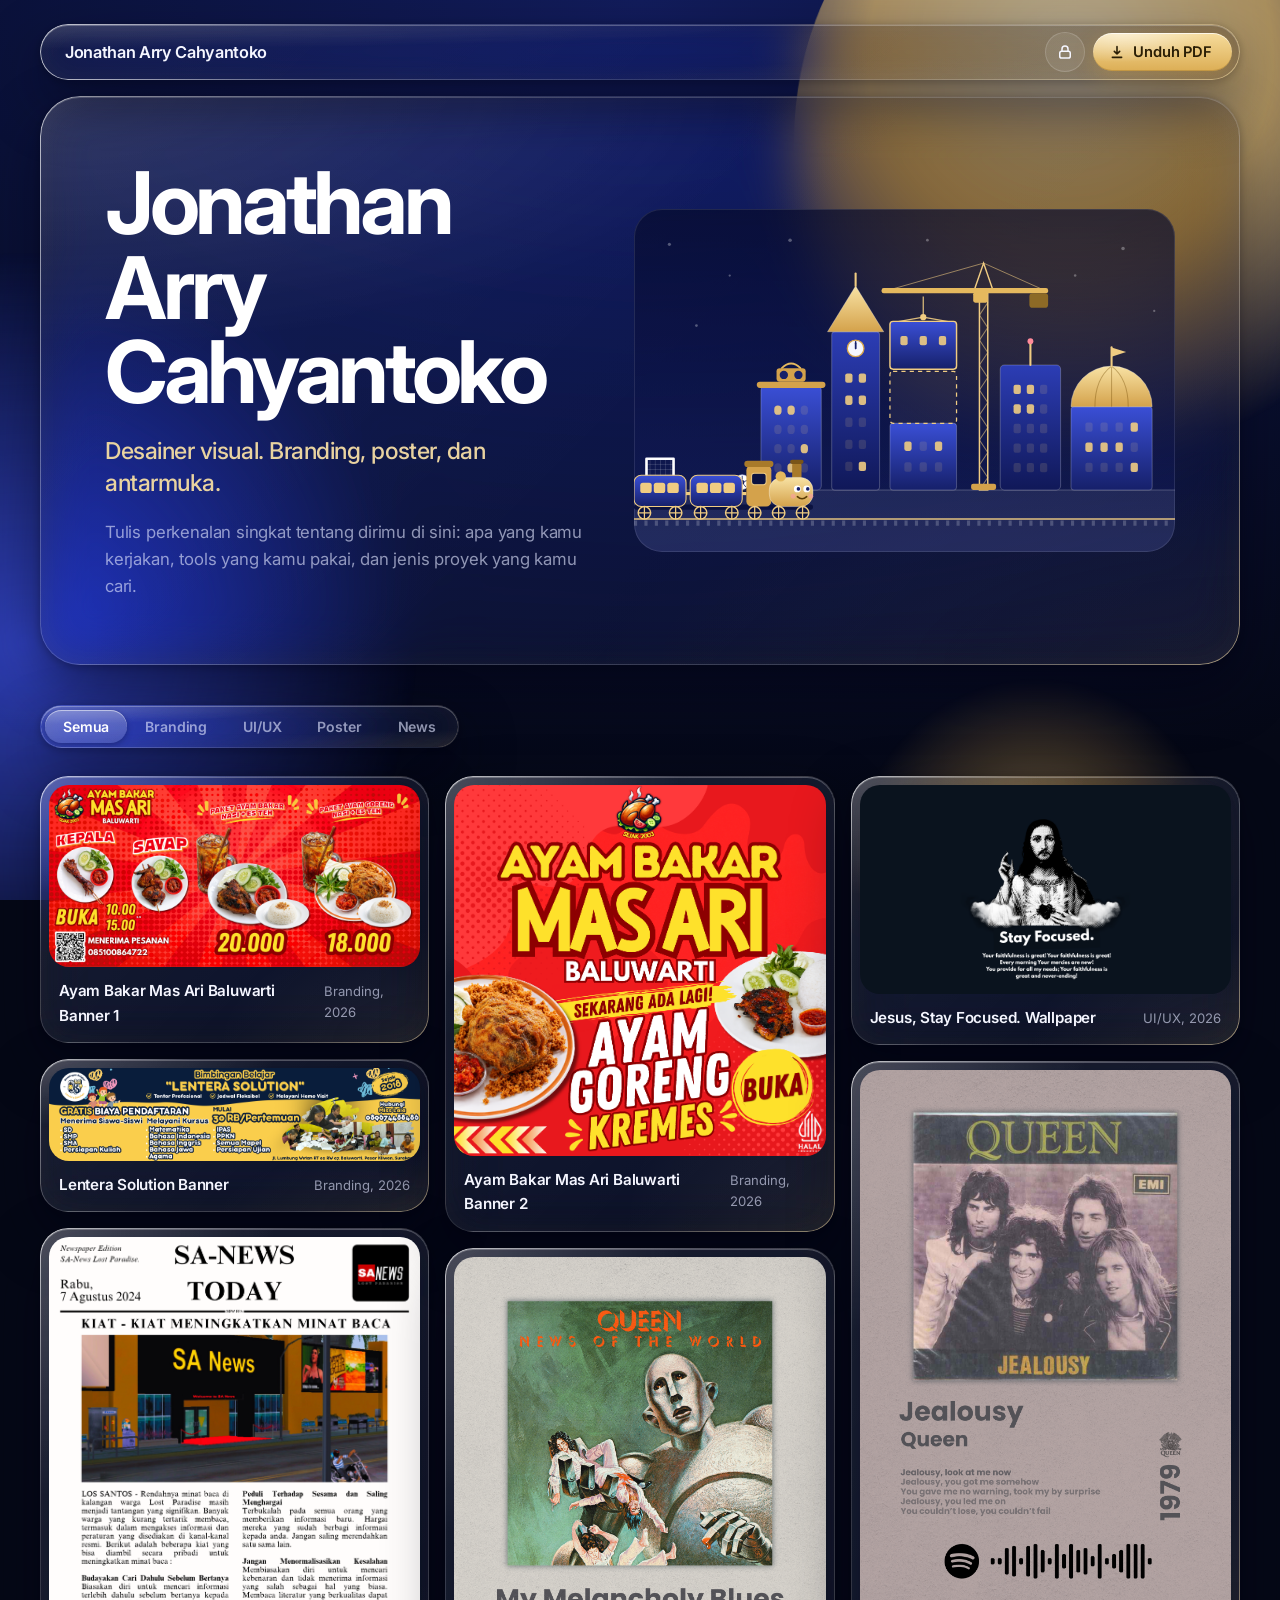
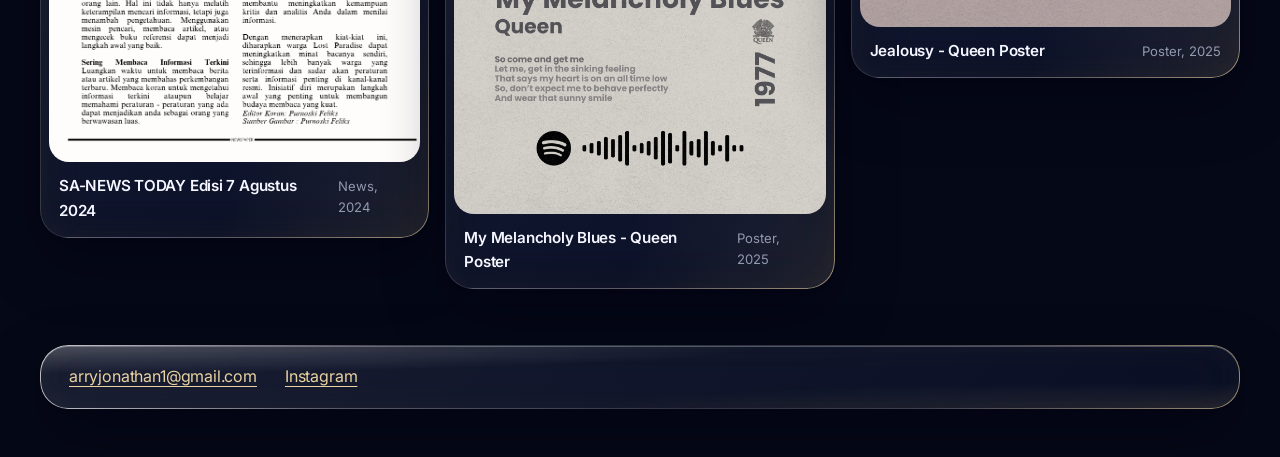
<file: index.html>
<!doctype html>
<html lang="id">
<head>
  <meta charset="utf-8">
  <meta name="viewport" content="width=device-width, initial-scale=1">
  <meta name="theme-color" content="#050816">
  <title>Portofolio</title>
  <meta name="description" content="Portofolio desain.">
  <link rel="preconnect" href="https://fonts.googleapis.com">
  <link rel="preconnect" href="https://fonts.gstatic.com" crossorigin>
  <!-- Di perangkat Apple dipakai font sistem (SF Pro). Inter jadi cadangan di Windows/Android. -->
  <link href="https://fonts.googleapis.com/css2?family=Inter:wght@400;500;600;700&display=swap" rel="stylesheet">
  <link rel="stylesheet" href="style.css">
</head>
<body>
  <!-- Latar: cahaya lembut yang bergerak pelan di belakang kaca -->
  <div class="bg" aria-hidden="true">
    <i class="orb o1"></i>
    <i class="orb o2"></i>
    <i class="orb o3"></i>
  </div>

  <header class="bar wrap">
    <div class="pill glass">
      <a class="brand" id="brand" href="#">Portofolio</a>
      <div class="pill-actions">
        <button id="admin-btn" class="icon-btn" type="button" aria-label="Masuk admin" title="Admin">
          <svg viewBox="0 0 24 24" fill="none" stroke="currentColor" stroke-width="2" stroke-linecap="round" stroke-linejoin="round" aria-hidden="true"><rect x="5" y="11" width="14" height="9" rx="2.5"/><path d="M8 11V8a4 4 0 0 1 8 0v3"/></svg>
        </button>
        <button id="pdf-btn" class="btn" type="button">
          <svg viewBox="0 0 24 24" fill="none" stroke="currentColor" stroke-width="2.4" stroke-linecap="round" stroke-linejoin="round" aria-hidden="true"><path d="M12 4v11m0 0l-4-4m4 4l4-4M5 20h14"/></svg>
          <span class="btn-label">Unduh PDF</span>
        </button>
      </div>
    </div>
  </header>

  <main class="wrap">
    <section class="hero glass">
      <div class="hero-text">
        <h1 id="site-name">Portofolio</h1>
        <p id="site-tagline" class="tagline"></p>
        <p id="site-about" class="about"></p>
      </div>

      <!-- Kota mini: crane membangun, kereta lewat, bola sepak, musik. Klik keretanya! -->
      <div class="scene" aria-hidden="true">
        <svg class="city" viewBox="0 0 520 330" focusable="false">
          <defs>
            <linearGradient id="gGold" x1="0" y1="0" x2="0" y2="1">
              <stop offset="0" stop-color="#f8e2a4"/><stop offset="1" stop-color="#d4a24b"/>
            </linearGradient>
            <linearGradient id="gBldA" x1="0" y1="0" x2="0" y2="1">
              <stop offset="0" stop-color="#3a4fd6"/><stop offset="1" stop-color="#16206a"/>
            </linearGradient>
            <linearGradient id="gBldB" x1="0" y1="0" x2="0" y2="1">
              <stop offset="0" stop-color="#2c3db5"/><stop offset="1" stop-color="#101858"/>
            </linearGradient>
            <pattern id="net" width="5" height="5" patternUnits="userSpaceOnUse">
              <path d="M5 0H0V5" fill="none" stroke="rgba(255,255,255,.4)" stroke-width=".6"/>
            </pattern>
            <clipPath id="craneClip"><rect x="0" y="84" width="520" height="190"/></clipPath>
          </defs>

          <!-- bintang -->
          <g class="stars">
            <circle cx="34" cy="34" r="1.5" style="--d:3.2s;--delay:-.4s"/>
            <circle cx="92" cy="64" r="1.1" style="--d:4.1s;--delay:-1.7s"/>
            <circle cx="150" cy="30" r="1.7" style="--d:3.6s;--delay:-2.2s"/>
            <circle cx="282" cy="30" r="1.3" style="--d:4.4s;--delay:-.9s"/>
            <circle cx="424" cy="64" r="1.2" style="--d:3.4s;--delay:-2.8s"/>
            <circle cx="470" cy="38" r="1.7" style="--d:4.8s;--delay:-1.1s"/>
            <circle cx="500" cy="98" r="1.1" style="--d:3.9s;--delay:-3.1s"/>
            <circle cx="60" cy="112" r="1.3" style="--d:4.2s;--delay:-.2s"/>
          </g>

          <!-- tanah -->
          <rect class="ground" x="0" y="270" width="520" height="60"/>
          <line class="ground-line" x1="0" y1="270" x2="520" y2="270"/>

          <!-- gedung 1: jendela lengkung, atap datar -->
          <rect class="bld a" x="122" y="170" width="58" height="100" rx="4" data-cols="3" data-rows="4" data-arch="1"/>
          <rect class="ledge" x="118" y="166" width="66" height="6" rx="3"/>

          <!-- gedung 2: menara jam beratap lancip -->
          <rect class="bld b" x="190" y="118" width="46" height="152" rx="3" data-cols="2" data-rows="5" data-pt="34"/>
          <polygon class="gold" points="186,118 213,74 240,118"/>
          <line class="gold-line" x1="213" y1="74" x2="213" y2="62"/>
          <circle class="clock-face" cx="213" cy="134" r="8"/>
          <line class="hand hand-h" x1="213" y1="134" x2="213" y2="129"/>
          <line class="hand hand-m" x1="213" y1="134" x2="213" y2="127.5"/>

          <!-- gedung 3: sedang dibangun -->
          <rect class="bld a" x="246" y="206" width="64" height="64" rx="3" data-cols="3" data-rows="2" data-pt="12"/>
          <rect class="slot" x="246" y="156" width="64" height="50" rx="3"/>
          <g class="floor">
            <rect class="bld a" x="246" y="156" width="64" height="50" rx="3"/>
            <rect class="win on" x="256" y="172" width="7" height="9" rx="2"/>
            <rect class="win on" x="274.5" y="172" width="7" height="9" rx="2"/>
            <rect class="win on" x="293" y="172" width="7" height="9" rx="2"/>
          </g>

          <!-- gedung 4: antena berkedip -->
          <rect class="bld b" x="352" y="150" width="58" height="120" rx="4" data-cols="3" data-rows="5"/>
          <line class="gold-line" x1="381" y1="150" x2="381" y2="130"/>
          <circle class="beacon" cx="381" cy="127" r="2.8"/>

          <!-- gedung 5: kubah dengan bendera -->
          <rect class="bld a" x="420" y="190" width="78" height="80" rx="3" data-cols="4" data-rows="3" data-pt="10"/>
          <path class="gold" d="M420 190A39 39 0 0 1 498 190Z"/>
          <path class="dome-rib" d="M459 151V190M459 151C447 160 443 176 443 190M459 151C471 160 475 176 475 190"/>
          <line class="gold-line" x1="459" y1="151" x2="459" y2="133"/>
          <polygon class="flag" points="459,133 473,137.5 459,142"/>

          <!-- jendela dibuat oleh app.js -->
          <g id="wins"></g>

          <!-- crane -->
          <g class="crane">
            <path id="lattice" class="lattice" d=""/>
            <rect class="mast" x="332" y="78" width="8" height="192"/>
            <rect class="crane-base" x="324" y="264" width="24" height="6" rx="2"/>
            <g class="jib">
              <polygon class="tower-top" points="327,78 336,52 345,78"/>
              <line class="tie" x1="336" y1="52" x2="248" y2="77"/>
              <line class="tie" x1="336" y1="52" x2="392" y2="77"/>
              <rect class="jib-arm" x="238" y="76" width="160" height="5" rx="2"/>
              <rect class="counter" x="380" y="81" width="18" height="14" rx="3"/>
              <rect class="crane-cab" x="326" y="80" width="14" height="10" rx="2"/>
            </g>
            <g clip-path="url(#craneClip)">
              <g class="hook">
                <line class="rope" x1="278" y1="-200" x2="278" y2="104"/>
                <line class="rope" x1="278" y1="104" x2="250" y2="109"/>
                <line class="rope" x1="278" y1="104" x2="306" y2="109"/>
                <circle class="hookdot" cx="278" cy="104" r="3"/>
                <g class="blk">
                  <rect class="blk-rect" x="246" y="108" width="64" height="46" rx="3"/>
                  <rect class="win on" x="256" y="122" width="7" height="9" rx="2"/>
                  <rect class="win on" x="274.5" y="122" width="7" height="9" rx="2"/>
                  <rect class="win on" x="293" y="122" width="7" height="9" rx="2"/>
                </g>
              </g>
            </g>
          </g>

          <!-- percikan "ta-da!" saat lantai terpasang -->
          <g transform="translate(246 156)"><path class="spark" style="animation-delay:0s" d="M0-5L1.4-1.4 5 0 1.4 1.4 0 5-1.4 1.4-5 0-1.4-1.4Z"/></g>
          <g transform="translate(310 156)"><path class="spark" style="animation-delay:.12s" d="M0-5L1.4-1.4 5 0 1.4 1.4 0 5-1.4 1.4-5 0-1.4-1.4Z"/></g>
          <g transform="translate(278 148)"><path class="spark" style="animation-delay:.24s" d="M0-6L1.7-1.7 6 0 1.7 1.7 0 6-1.7 1.7-6 0-1.7-1.7Z"/></g>

          <!-- gawang + bola sepak -->
          <rect class="net" x="12" y="240" width="26" height="30"/>
          <path class="goal-frame" d="M12 270V240H38V270"/>
          <ellipse class="ball-shadow" cx="104" cy="270" rx="7" ry="2.2"/>
          <g class="ball-x">
            <g class="ball-y">
              <g class="ball-spin">
                <circle class="ball" cx="104" cy="262.5" r="7"/>
                <polygon class="ball-patch" points="104,259.9 106.5,261.7 105.5,264.6 102.5,264.6 101.5,261.7"/>
                <path class="ball-seam" d="M104 259.9V256.4M106.5 261.7L109.8 260.6M105.5 264.6L107.6 267.4M102.5 264.6L100.4 267.4M101.5 261.7L98.2 260.6"/>
              </g>
            </g>
          </g>

          <!-- boombox di atap gedung 1 + nada musik -->
          <g class="boombox">
            <path class="box-handle" d="M142 153Q151 144 160 153"/>
            <rect class="box" x="137" y="153" width="28" height="13" rx="3"/>
            <circle class="spk" cx="144" cy="159.5" r="4"/>
            <circle class="spk" cx="158" cy="159.5" r="4" style="animation-delay:-.1s"/>
          </g>
          <g transform="translate(150 146)">
            <g class="note" style="--t:3.6s;--delay:0s;--dx:-16px">
              <ellipse cx="0" cy="0" rx="4.4" ry="3.3" transform="rotate(-22)"/>
              <path fill="none" d="M3.7-1.6V-17l7.5 2.6"/>
            </g>
          </g>
          <g transform="translate(152 146)">
            <g class="note" style="--t:3.9s;--delay:1.25s;--dx:12px">
              <ellipse cx="0" cy="0" rx="4" ry="3" transform="rotate(-22)"/>
              <ellipse cx="11" cy="-2" rx="4" ry="3" transform="rotate(-22 11 -2)"/>
              <path fill="none" d="M3.4-1.5V-16M14.4-3.5V-18M3.4-16L14.4-18"/>
            </g>
          </g>
          <g transform="translate(148 146)">
            <g class="note" style="--t:3.4s;--delay:2.4s;--dx:-6px">
              <ellipse cx="0" cy="0" rx="4.4" ry="3.3" transform="rotate(-22)"/>
              <path fill="none" d="M3.7-1.6V-17l7.5 2.6"/>
            </g>
          </g>

          <!-- rel kereta -->
          <line class="rail" x1="0" y1="298" x2="520" y2="298"/>
          <line class="sleepers" x1="0" y1="302" x2="520" y2="302"/>

          <!-- kereta berwajah lucu (klik untuk "Tuut!") -->
          <g transform="translate(0 298)">
            <g class="train">
              <rect class="chassis" x="0" y="-14" width="172" height="5" rx="2"/>

              <rect class="car" x="0" y="-42" width="50" height="30" rx="7"/>
              <rect class="cwin" x="6" y="-35" width="11" height="10" rx="2.5"/>
              <rect class="cwin" x="19" y="-35" width="11" height="10" rx="2.5"/>
              <rect class="cwin" x="32" y="-35" width="11" height="10" rx="2.5"/>

              <rect class="car" x="54" y="-42" width="50" height="30" rx="7"/>
              <rect class="cwin" x="60" y="-35" width="11" height="10" rx="2.5"/>
              <rect class="cwin" x="73" y="-35" width="11" height="10" rx="2.5"/>
              <rect class="cwin" x="86" y="-35" width="11" height="10" rx="2.5"/>

              <rect class="coupler" x="50" y="-26" width="4" height="3"/>
              <rect class="coupler" x="104" y="-26" width="4" height="3"/>

              <rect class="cabin" x="108" y="-52" width="24" height="40" rx="5"/>
              <rect class="cab-roof" x="106" y="-56" width="28" height="6" rx="3"/>
              <rect class="cab-win" x="113" y="-44" width="14" height="11" rx="2.5"/>

              <rect class="chimney" x="152" y="-54" width="9" height="16" rx="2"/>
              <rect class="chimney-cap" x="150" y="-57" width="13" height="4" rx="2"/>
              <rect class="boiler" x="130" y="-40" width="42" height="28" rx="12"/>
              <circle class="steam-dome" cx="141" cy="-41" r="5"/>

              <g class="eyes">
                <circle class="eye" cx="157" cy="-29" r="3.3"/>
                <circle class="eye" cx="166" cy="-29" r="3.3"/>
                <circle class="pupil" cx="158" cy="-29" r="1.7"/>
                <circle class="pupil" cx="167" cy="-29" r="1.7"/>
              </g>
              <circle class="cheek" cx="153" cy="-22" r="2.4"/>
              <circle class="cheek" cx="170" cy="-22" r="2.4"/>
              <path class="smile" d="M157 -21.5q4.5 4 9 0"/>

              <g transform="translate(10 -6)"><g class="wheel"><circle r="6"/><path d="M-6 0H6M0-6V6"/></g></g>
              <g transform="translate(40 -6)"><g class="wheel"><circle r="6"/><path d="M-6 0H6M0-6V6"/></g></g>
              <g transform="translate(64 -6)"><g class="wheel"><circle r="6"/><path d="M-6 0H6M0-6V6"/></g></g>
              <g transform="translate(94 -6)"><g class="wheel"><circle r="6"/><path d="M-6 0H6M0-6V6"/></g></g>
              <g transform="translate(116 -6)"><g class="wheel"><circle r="6"/><path d="M-6 0H6M0-6V6"/></g></g>
              <g transform="translate(139 -6)"><g class="wheel"><circle r="6"/><path d="M-6 0H6M0-6V6"/></g></g>
              <g transform="translate(162 -6)"><g class="wheel"><circle r="6"/><path d="M-6 0H6M0-6V6"/></g></g>

              <g transform="translate(156.5 -60)">
                <circle class="puff" r="4" style="--delay:0s"/>
                <circle class="puff" r="4" style="--delay:.8s"/>
                <circle class="puff" r="4" style="--delay:1.6s"/>
              </g>

              <g transform="translate(150 -72)">
                <g class="bubble">
                  <rect x="-26" y="-22" width="52" height="24" rx="12"/>
                  <path d="M-5 1.5L0 9 5 1.5Z"/>
                  <text x="0" y="-5.5" text-anchor="middle">Tuut!</text>
                </g>
              </g>
            </g>
          </g>
        </svg>
      </div>
    </section>

    <div id="filters" class="filters glass" role="group" aria-label="Filter kategori"></div>

    <section id="gallery" class="gallery" aria-live="polite"></section>

    <p id="empty" class="empty glass" hidden>
      Belum ada karya. Buka <a href="/admin/">/admin</a> untuk menambahkan karya pertamamu.
    </p>
  </main>

  <footer class="wrap">
    <div class="foot glass">
      <a id="contact-email" href="#"></a>
      <a id="contact-ig" href="#" target="_blank" rel="noopener"></a>
    </div>
  </footer>

  <dialog id="viewer" class="viewer" aria-label="Detail karya">
    <button class="v-close" type="button" aria-label="Tutup">
      <svg viewBox="0 0 24 24" fill="none" stroke="currentColor" stroke-width="2.4" stroke-linecap="round" aria-hidden="true"><path d="M6 6l12 12M18 6L6 18"/></svg>
    </button>
    <button class="v-nav v-prev" type="button" aria-label="Karya sebelumnya">
      <svg viewBox="0 0 24 24" fill="none" stroke="currentColor" stroke-width="2.4" stroke-linecap="round" stroke-linejoin="round" aria-hidden="true"><path d="M15 5l-7 7 7 7"/></svg>
    </button>
    <figure class="v-fig">
      <div class="v-frame glass">
        <img id="v-img" alt="">
      </div>
      <figcaption class="v-cap glass">
        <strong id="v-title"></strong>
        <span id="v-meta"></span>
        <p id="v-desc"></p>
      </figcaption>
    </figure>
    <button class="v-nav v-next" type="button" aria-label="Karya berikutnya">
      <svg viewBox="0 0 24 24" fill="none" stroke="currentColor" stroke-width="2.4" stroke-linecap="round" stroke-linejoin="round" aria-hidden="true"><path d="M9 5l7 7-7 7"/></svg>
    </button>
  </dialog>

  <!-- Pintu admin: pertanyaan trivia atau passkey 6 digit (diatur di content/gate.json) -->
  <dialog id="gate" class="gate" aria-labelledby="gate-title">
    <div class="gate-card glass">
      <button class="icon-btn gate-x" type="button" aria-label="Tutup">
        <svg viewBox="0 0 24 24" fill="none" stroke="currentColor" stroke-width="2.4" stroke-linecap="round" aria-hidden="true"><path d="M6 6l12 12M18 6L6 18"/></svg>
      </button>
      <div class="gate-icon">
        <svg viewBox="0 0 24 24" fill="none" stroke="currentColor" stroke-width="2" stroke-linecap="round" stroke-linejoin="round" aria-hidden="true">
          <rect x="5" y="11" width="14" height="9" rx="2.5"/>
          <path class="sh-closed" d="M8 11V8a4 4 0 0 1 8 0v3"/>
          <path class="sh-open" d="M8 11V8a4 4 0 0 1 7.5-2"/>
        </svg>
      </div>
      <h2 id="gate-title">Pintu admin</h2>
      <p id="gate-q" class="gate-q"></p>
      <form id="gate-form" class="gate-form" novalidate>
        <input id="gate-input" class="gate-input" type="text" autocomplete="off" autocapitalize="off" spellcheck="false" aria-label="Jawaban">
        <div id="gate-dots" class="dots" hidden>
          <span class="dot"></span><span class="dot"></span><span class="dot"></span><span class="dot"></span><span class="dot"></span><span class="dot"></span>
          <input id="gate-pin" class="pin-input" inputmode="numeric" pattern="[0-9]*" maxlength="6" autocomplete="off" aria-label="Passkey 6 digit">
        </div>
        <p id="gate-msg" class="gate-msg" role="alert"></p>
        <button id="gate-go" class="btn gate-go" type="submit">Buka</button>
      </form>
    </div>
  </dialog>

  <script src="gate.js"></script>
  <script src="app.js"></script>
</body>
</html>
</file>
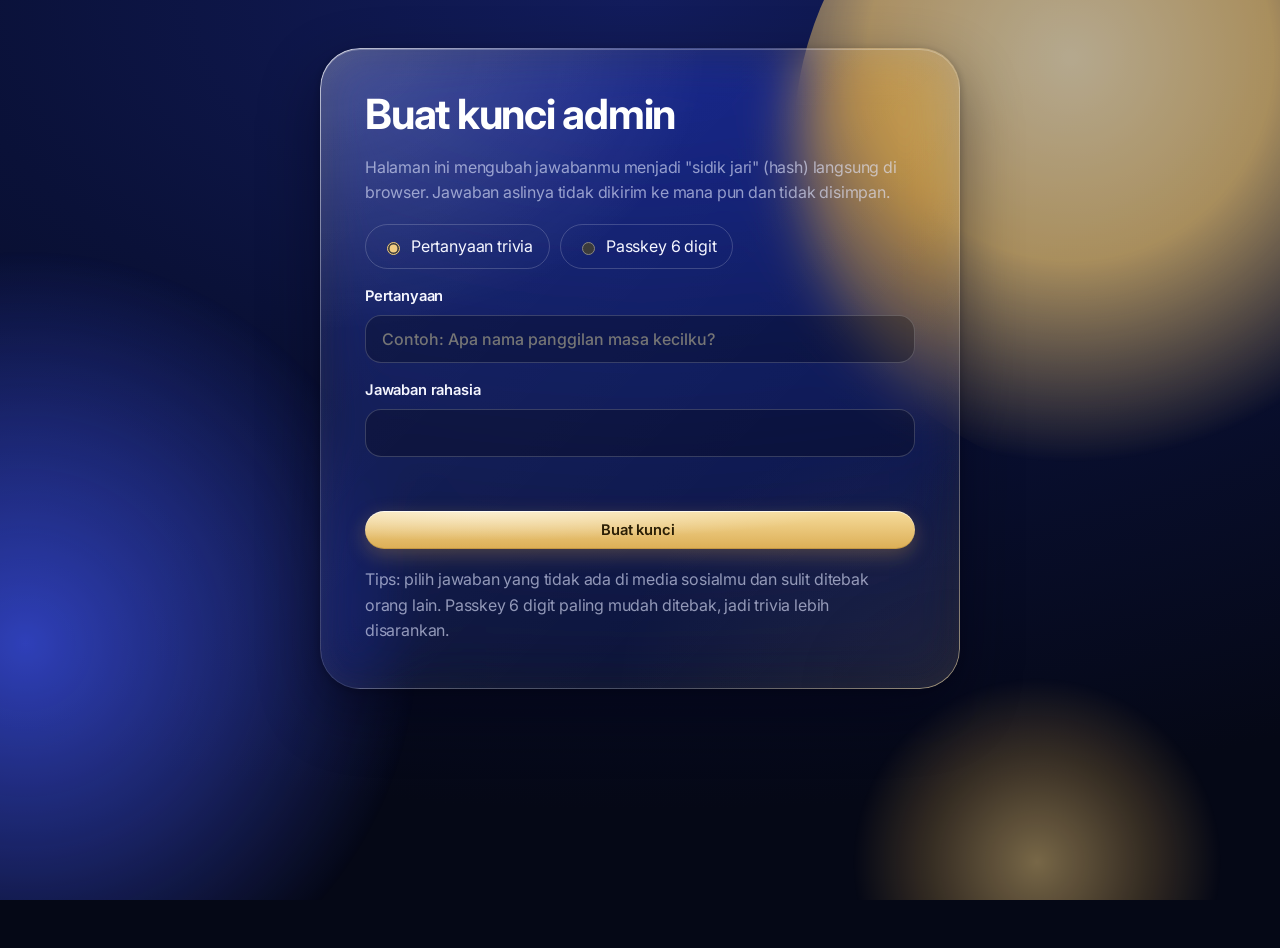
<file: kunci.html>
<!doctype html>
<html lang="id">
<head>
  <meta charset="utf-8">
  <meta name="viewport" content="width=device-width, initial-scale=1">
  <meta name="robots" content="noindex">
  <meta name="theme-color" content="#050816">
  <title>Buat kunci admin</title>
  <link rel="preconnect" href="https://fonts.googleapis.com">
  <link rel="preconnect" href="https://fonts.gstatic.com" crossorigin>
  <link href="https://fonts.googleapis.com/css2?family=Inter:wght@400;500;600;700&display=swap" rel="stylesheet">
  <link rel="stylesheet" href="style.css">
  <style>
    .tool { max-width: 640px; margin: 48px auto; padding: clamp(24px, 5vw, 44px); border-radius: var(--r-xl); display: grid; gap: 18px; }
    .tool h1 { font-size: clamp(1.8rem, 5vw, 2.6rem); line-height: 1.05; letter-spacing: -0.03em; }
    .tool p { margin: 0; color: var(--muted); }
    .modes { display: flex; flex-wrap: wrap; gap: 10px; border: 0; padding: 0; margin: 0; }
    .modes label { display: flex; align-items: center; gap: 8px; padding: 9px 16px; border: 1px solid rgba(255, 255, 255, 0.18); border-radius: 999px; cursor: pointer; }
    .modes input { accent-color: #f0cc82; }
    .field { display: grid; gap: 6px; font-weight: 600; font-size: 0.92rem; }
    .field input { padding: 13px 16px; border-radius: 16px; border: 1px solid rgba(255, 255, 255, 0.18); background: rgba(0, 0, 0, 0.25); color: var(--ink); font: 500 1rem var(--font); outline: none; }
    .field input:focus { border-color: var(--gold); box-shadow: 0 0 0 3px rgba(240, 204, 130, 0.25); }
    .tool .btn { justify-content: center; }
    .err { min-height: 1.4em; color: #ffb4bd; }
    pre { margin: 0; padding: 16px; border-radius: 16px; background: rgba(0, 0, 0, 0.35); border: 1px solid rgba(255, 255, 255, 0.12); overflow-x: auto; font-size: 0.82rem; line-height: 1.5; color: var(--gold-soft); white-space: pre-wrap; word-break: break-all; }
    ol { margin: 0; padding-left: 20px; color: var(--muted); display: grid; gap: 4px; }
  </style>
</head>
<body>
  <div class="bg" aria-hidden="true"><i class="orb o1"></i><i class="orb o2"></i><i class="orb o3"></i></div>

  <main class="wrap">
    <section class="tool glass">
      <h1>Buat kunci admin</h1>
      <p>Halaman ini mengubah jawabanmu menjadi "sidik jari" (hash) langsung di browser. Jawaban aslinya tidak dikirim ke mana pun dan tidak disimpan.</p>

      <form id="f" novalidate style="display:grid;gap:16px">
        <fieldset class="modes">
          <label><input type="radio" name="mode" value="trivia" checked> Pertanyaan trivia</label>
          <label><input type="radio" name="mode" value="pin"> Passkey 6 digit</label>
        </fieldset>

        <label class="field" id="q-field">Pertanyaan
          <input id="q" type="text" autocomplete="off" placeholder="Contoh: Apa nama panggilan masa kecilku?">
        </label>

        <label class="field"><span id="a-label">Jawaban rahasia</span>
          <input id="a" type="text" autocomplete="off" autocapitalize="off" spellcheck="false">
        </label>

        <p id="msg" class="err" role="alert"></p>
        <button id="make" class="btn" type="submit">Buat kunci</button>
      </form>

      <div id="out" hidden style="display:grid;gap:14px">
        <ol>
          <li>Salin hasil di bawah.</li>
          <li>Buka <b>content/gate.json</b> di VS Code, ganti seluruh isinya dengan hasil ini, lalu simpan.</li>
          <li>Commit dan push. Kunci baru aktif setelah website ter-update.</li>
        </ol>
        <pre id="json"></pre>
        <button id="copy" class="btn" type="button">Salin hasil</button>
      </div>

      <p>Tips: pilih jawaban yang tidak ada di media sosialmu dan sulit ditebak orang lain. Passkey 6 digit paling mudah ditebak, jadi trivia lebih disarankan.</p>
    </section>
  </main>

  <script src="gate.js"></script>
  <script>
    (() => {
      const $ = (s) => document.querySelector(s);
      const f = $("#f");
      const mode = () => f.elements.mode.value;

      function sync() {
        const pin = mode() === "pin";
        $("#q-field").hidden = pin;
        $("#a-label").textContent = pin ? "Passkey (tepat 6 angka)" : "Jawaban rahasia";
        $("#a").inputMode = pin ? "numeric" : "text";
        $("#a").maxLength = pin ? 6 : 200;
        $("#a").value = "";
      }
      // Hanya pilihan mode (radio) yang mengatur ulang form, bukan kolom teksnya.
      f.querySelectorAll('input[name="mode"]').forEach((r) => r.addEventListener("change", sync));
      sync();

      f.addEventListener("submit", async (e) => {
        e.preventDefault();
        const msg = $("#msg");
        msg.textContent = "";
        $("#out").hidden = true;

        if (!Gate.supported) {
          msg.textContent = "Halaman ini butuh https atau localhost (misalnya lewat Live Server).";
          return;
        }

        const m = mode();
        const answer = $("#a").value;
        const question = $("#q").value.trim();

        if (m === "pin") {
          if (!/^\d{6}$/.test(answer.trim())) {
            msg.textContent = "Passkey harus tepat 6 angka.";
            return;
          }
        } else {
          if (!question) {
            msg.textContent = "Tulis pertanyaannya dulu.";
            return;
          }
          if (Gate.normalize("trivia", answer).length < 3) {
            msg.textContent = "Jawaban terlalu pendek (minimal 3 huruf atau angka).";
            return;
          }
        }

        const btn = $("#make");
        btn.disabled = true;
        btn.textContent = "Membuat...";
        try {
          const cfg = await Gate.create(m, m === "pin" ? "Masukkan passkey 6 digit." : question, answer);
          $("#json").textContent = JSON.stringify(cfg, null, 2);
          $("#out").hidden = false;
          $("#out").scrollIntoView({ block: "nearest", behavior: "smooth" });
        } catch (err) {
          msg.textContent = "Gagal membuat kunci: " + err.message;
        } finally {
          btn.disabled = false;
          btn.textContent = "Buat kunci";
        }
      });

      $("#copy").addEventListener("click", async () => {
        const btn = $("#copy");
        try {
          await navigator.clipboard.writeText($("#json").textContent);
          btn.textContent = "Tersalin";
        } catch (err) {
          btn.textContent = "Salin manual dari kotak di atas";
        }
        setTimeout(() => { btn.textContent = "Salin hasil"; }, 2000);
      });
    })();
  </script>
</body>
</html>
</file>
<file: style.css>
/* ==========================================================
   Tema: kaca ala Apple. Midnight blue + champagne gold.
   - Kaca: blur + saturasi, tepi berkilau (rim) di kiri atas dan
     kanan bawah, sudut membulat konsentris.
   - Emas hanya untuk aksi utama dan sentuhan kecil, supaya elegan.
   ========================================================== */

:root {
  --night: #050816;

  --gold: #f0cc82;
  --gold-soft: #e9d3a0;
  --gold-ink: #2a1e05;

  --ink: #f5f6ff;
  --muted: rgba(226, 231, 255, 0.62);

  --font: -apple-system, BlinkMacSystemFont, "SF Pro Display", "SF Pro Text",
          "Inter", "Segoe UI", system-ui, sans-serif;

  /* Sudut konsentris: radius luar = radius dalam + padding */
  --r-xl: 40px;
  --r-lg: 28px;
  --r-md: 20px;
  --gap: 16px;

  --glass-fill:
    radial-gradient(110% 80% at 0% 0%, rgba(255, 255, 255, 0.2), rgba(255, 255, 255, 0) 55%),
    radial-gradient(90% 70% at 100% 100%, rgba(240, 204, 130, 0.09), rgba(240, 204, 130, 0) 60%),
    linear-gradient(135deg, rgba(255, 255, 255, 0.09), rgba(255, 255, 255, 0.03));
  --glass-shadow:
    0 24px 60px rgba(0, 2, 20, 0.45),
    0 2px 8px rgba(0, 2, 20, 0.25),
    inset 0 1px 0 rgba(255, 255, 255, 0.26),
    inset 0 0 30px rgba(255, 255, 255, 0.035);

  color-scheme: dark;
}

* { box-sizing: border-box; }

[hidden] { display: none !important; }

html { -webkit-text-size-adjust: 100%; }

body {
  margin: 0;
  min-height: 100vh;
  background: var(--night);
  color: var(--ink);
  font: 400 1rem/1.6 var(--font);
  letter-spacing: -0.011em;
  -webkit-font-smoothing: antialiased;
  overflow-x: hidden;
}

::selection { background: var(--gold); color: var(--gold-ink); }

a { color: var(--gold-soft); text-underline-offset: 4px; }

:focus-visible {
  outline: 3px solid var(--gold);
  outline-offset: 3px;
}

.wrap {
  width: 100%;
  max-width: 1240px;
  margin: 0 auto;
  padding: 0 20px;
}

/* ---------- Latar ---------- */
.bg {
  position: fixed;
  inset: 0;
  z-index: -1;
  overflow: hidden;
  background: radial-gradient(120% 90% at 50% 0%, #121c5c 0%, #0a1138 45%, #050816 100%);
}

.orb {
  position: absolute;
  display: block;
  border-radius: 50%;
  will-change: transform;
}

.o1 {
  width: 54vmax;
  height: 54vmax;
  right: -16vmax;
  top: -16vmax;
  background: radial-gradient(circle at 40% 38%, #f8e4ac 0%, #e8c06c 34%, rgba(214, 160, 60, 0) 68%);
  opacity: 0.72;
  animation: drift-a 52s ease-in-out infinite alternate;
}

.o2 {
  width: 64vmax;
  height: 64vmax;
  left: -30vmax;
  top: 26vh;
  background: radial-gradient(circle, #3a4ee0 0%, rgba(58, 78, 224, 0.5) 36%, rgba(58, 78, 224, 0) 68%);
  opacity: 0.8;
  animation: drift-b 64s ease-in-out infinite alternate;
}

.o3 {
  width: 30vmax;
  height: 30vmax;
  right: 4vmax;
  bottom: -12vmax;
  background: radial-gradient(circle, #ecc779 0%, rgba(220, 170, 80, 0.45) 40%, rgba(220, 170, 80, 0) 68%);
  opacity: 0.5;
  animation: drift-a 58s ease-in-out infinite alternate-reverse;
}

@keyframes drift-a {
  to { transform: translate3d(-6vmax, 5vmax, 0) scale(1.07); }
}

@keyframes drift-b {
  to { transform: translate3d(7vmax, -4vmax, 0) scale(1.05); }
}

/* ---------- Kaca ---------- */
.glass,
.card,
.v-nav,
.v-close {
  position: relative;
  background: var(--glass-fill);
  border: 1px solid rgba(255, 255, 255, 0.08);
  box-shadow: var(--glass-shadow);
  -webkit-backdrop-filter: blur(26px) saturate(180%);
  backdrop-filter: blur(26px) saturate(180%);
}

/* Tepi berkilau: terang di kiri atas, hangat keemasan di kanan bawah */
.glass::before,
.card::before,
.v-nav::before,
.v-close::before {
  content: "";
  position: absolute;
  inset: -1px;
  padding: 1px;
  border-radius: inherit;
  pointer-events: none;
  background: linear-gradient(
    135deg,
    rgba(255, 255, 255, 0.75) 0%,
    rgba(255, 255, 255, 0.12) 28%,
    rgba(255, 255, 255, 0.04) 55%,
    rgba(255, 255, 255, 0.12) 75%,
    rgba(255, 228, 165, 0.55) 100%
  );
  -webkit-mask: linear-gradient(#000 0 0) content-box, linear-gradient(#000 0 0);
  -webkit-mask-composite: xor;
  mask: linear-gradient(#000 0 0) content-box, linear-gradient(#000 0 0);
  mask-composite: exclude;
}

/* ---------- Bilah atas ---------- */
.bar {
  position: sticky;
  top: 12px;
  z-index: 20;
  padding-top: 12px;
}

.pill {
  display: flex;
  align-items: center;
  justify-content: space-between;
  gap: 16px;
  padding: 7px 7px 7px 24px;
  border-radius: 999px;
  background: linear-gradient(rgba(5, 8, 34, 0.3), rgba(5, 8, 34, 0.3)), var(--glass-fill);
}

.brand {
  min-width: 0;
  overflow: hidden;
  text-overflow: ellipsis;
  white-space: nowrap;
  font-weight: 600;
  font-size: 1.02rem;
  letter-spacing: -0.02em;
  color: var(--ink);
  text-decoration: none;
}

.btn {
  display: inline-flex;
  align-items: center;
  gap: 8px;
  flex: none;
  padding: 10px 20px 10px 16px;
  border: 0;
  border-radius: 999px;
  font: 600 0.92rem var(--font);
  letter-spacing: -0.01em;
  color: var(--gold-ink);
  cursor: pointer;
  background:
    radial-gradient(120% 140% at 20% 0%, rgba(255, 255, 255, 0.55), rgba(255, 255, 255, 0) 55%),
    linear-gradient(180deg, #f6dc9c, #dcae55);
  box-shadow:
    inset 0 1px 0 rgba(255, 255, 255, 0.75),
    inset 0 -1px 0 rgba(120, 80, 10, 0.25),
    0 6px 20px rgba(214, 163, 70, 0.3);
  transition: transform 0.15s, filter 0.15s;
}

.btn svg { width: 16px; height: 16px; flex: none; }
.btn:hover { filter: brightness(1.05); }
.btn:hover svg { animation: bob 0.7s ease-in-out infinite; }
@keyframes bob { 50% { transform: translateY(2.5px); } }
.btn:active { transform: scale(0.97); }
.btn:disabled { opacity: 0.7; cursor: progress; transform: none; }

/* ---------- Hero ---------- */
.hero {
  display: grid;
  gap: 32px;
  margin-top: 28px;
  padding: clamp(24px, 5vw, 64px);
  border-radius: var(--r-xl);
  /* lapisan gelap tipis supaya teks tetap terbaca di atas cahaya emas */
  background: linear-gradient(rgba(5, 8, 34, 0.3), rgba(5, 8, 34, 0.3)), var(--glass-fill);
}

h1 {
  margin: 0;
  font-weight: 700;
  font-size: clamp(2.8rem, 7.4vw, 5.4rem);
  line-height: 0.98;
  letter-spacing: -0.05em;
  color: #fff;
  overflow-wrap: anywhere;
  text-wrap: balance;
}

.tagline {
  margin: 0;
  max-width: 36ch;
  font-size: clamp(1.1rem, 2.4vw, 1.45rem);
  font-weight: 500;
  line-height: 1.38;
  letter-spacing: -0.02em;
  color: var(--gold-soft);
}

.about {
  margin: 0;
  max-width: 58ch;
  font-size: 1.05rem;
  color: var(--muted);
}

.hero-text {
  display: grid;
  gap: 20px;
  align-content: center;
  min-width: 0;
}

.scene { min-width: 0; }

@media (min-width: 900px) {
  .hero {
    grid-template-columns: minmax(0, 1fr) minmax(0, 1.08fr);
    align-items: center;
    gap: 28px;
  }
}

/* ==========================================================
   Kota mini (animasi di hero)
   Semua gerak berputar dalam siklus yang panjang dan pelan,
   supaya terasa lucu tapi tidak mengganggu.
   ========================================================== */
.city {
  display: block;
  width: 100%;
  height: auto;
  border-radius: var(--r-lg);
  background: linear-gradient(180deg, rgba(6, 10, 44, 0.7), rgba(24, 36, 120, 0.35));
  box-shadow: inset 0 0 0 1px rgba(255, 255, 255, 0.1);
}

.city.paused * { animation-play-state: paused !important; }

.city .stars circle {
  fill: #fff;
  opacity: 0.3;
  animation: star var(--d, 3s) ease-in-out var(--delay, 0s) infinite;
}

.city .ground { fill: rgba(255, 255, 255, 0.07); }
.city .ground-line { stroke: rgba(255, 255, 255, 0.22); stroke-width: 1; }

.city .bld { stroke: rgba(255, 255, 255, 0.22); stroke-width: 1; }
.city .bld.a { fill: url(#gBldA); }
.city .bld.b { fill: url(#gBldB); }
.city .ledge { fill: #d4a24b; }
.city .gold { fill: url(#gGold); stroke: rgba(255, 255, 255, 0.35); stroke-width: 0.8; }
.city .gold-line { stroke: var(--gold); stroke-width: 2; stroke-linecap: round; }
.city .dome-rib { fill: none; stroke: rgba(120, 80, 10, 0.4); stroke-width: 1; }

.city .win { fill: var(--gold); opacity: 0.14; }
.city .win.on { opacity: 0.9; }
.city .win.tw { animation: twinkle var(--d, 4s) ease-in-out var(--delay, 0s) infinite; }

.city .clock-face { fill: #f5f6ff; stroke: #d4a24b; stroke-width: 1.2; }
.city .hand { stroke: #16206a; stroke-width: 1.4; stroke-linecap: round; transform-box: view-box; transform-origin: 213px 134px; }
.city .hand-m { animation: spin 8s linear infinite; }
.city .hand-h { animation: spin 96s linear infinite; }

.city .beacon { fill: #ff8a9a; animation: blink 1.6s ease-in-out infinite; }
.city .flag { fill: var(--gold); transform-box: view-box; transform-origin: 459px 137.5px; animation: wave 1.4s ease-in-out infinite alternate; }

/* Crane membangun satu lantai: turun, pasang, naik lagi (siklus 9 dtk) */
.city .slot {
  fill: rgba(240, 204, 130, 0.06);
  stroke: var(--gold);
  stroke-width: 1.2;
  stroke-dasharray: 4 4;
  animation: march 1.2s linear infinite;
}
.city .floor { opacity: 0; animation: floorShow 9s ease-in-out infinite; }

.city .lattice { fill: none; stroke: rgba(240, 204, 130, 0.55); stroke-width: 1; }
.city .mast { fill: none; stroke: var(--gold); stroke-width: 1.4; }
.city .crane-base { fill: #d4a24b; }
.city .tower-top { fill: none; stroke: var(--gold); stroke-width: 1.4; }
.city .tie { stroke: rgba(240, 204, 130, 0.6); stroke-width: 0.9; }
.city .jib-arm,
.city .crane-cab { fill: #e5b95e; }
.city .counter { fill: #8d6a26; }
.city .jib { transform-box: view-box; transform-origin: 336px 78px; animation: sway 6s ease-in-out infinite alternate; }

.city .rope { stroke: rgba(240, 204, 130, 0.9); stroke-width: 1.2; }
.city .hookdot { fill: var(--gold); }
.city .blk-rect { fill: url(#gBldA); stroke: var(--gold); stroke-width: 1.4; }
.city .hook { animation: lift 9s ease-in-out infinite; }
.city .blk { animation: blkShow 9s linear infinite; }

.city .spark {
  fill: var(--gold);
  opacity: 0;
  transform-box: fill-box;
  transform-origin: center;
  animation: spark 9s ease-out infinite;
}

/* Sepak bola */
.city .net { fill: url(#net); animation: netHit 4.8s linear infinite; }
.city .goal-frame { fill: none; stroke: #fff; stroke-width: 2.5; stroke-linejoin: round; }
.city .ball { fill: #fff; stroke: #cdd5ff; stroke-width: 0.6; }
.city .ball-patch { fill: #1b2260; }
.city .ball-seam { stroke: #1b2260; stroke-width: 0.8; }
.city .ball-shadow { fill: rgba(0, 0, 20, 0.45); transform-box: fill-box; transform-origin: center; animation: rollx 4.8s linear infinite, shadow 4.8s linear infinite, ballfade 4.8s linear infinite; }
.city .ball-x { animation: rollx 4.8s linear infinite, ballfade 4.8s linear infinite; }
.city .ball-y { animation: bounce 4.8s linear infinite; }
.city .ball-spin { transform-box: fill-box; transform-origin: center; animation: ballspin 4.8s linear infinite; }

/* Musik */
.city .box { fill: #d4a24b; }
.city .box-handle { fill: none; stroke: #e5b95e; stroke-width: 1.6; stroke-linecap: round; }
.city .spk { fill: #16206a; transform-box: fill-box; transform-origin: center; animation: beat 0.62s ease-in-out infinite; }
.city .note {
  fill: var(--gold);
  stroke: var(--gold);
  stroke-width: 1.8;
  stroke-linecap: round;
  stroke-linejoin: round;
  opacity: 0;
  animation: float var(--t, 3.6s) ease-in-out var(--delay, 0s) infinite;
}

/* Rel dan kereta */
.city .rail { stroke: var(--gold); stroke-width: 2; opacity: 0.7; }
.city .sleepers { stroke: rgba(255, 255, 255, 0.2); stroke-width: 5; stroke-dasharray: 3 7; }
.city .train { cursor: pointer; animation: ride 13s linear infinite; }
.city .chassis { fill: #0b1240; }
.city .car { fill: url(#gBldA); stroke: var(--gold); stroke-width: 1; }
.city .cwin { fill: var(--gold); }
.city .coupler { fill: var(--gold); }
.city .cabin { fill: #d4a24b; }
.city .cab-roof { fill: #a87a2a; }
.city .cab-win { fill: #0b1240; stroke: var(--gold); stroke-width: 1; }
.city .chimney { fill: #a87a2a; }
.city .chimney-cap { fill: #7a5518; }
.city .boiler { fill: url(#gGold); stroke: rgba(255, 255, 255, 0.4); stroke-width: 0.8; }
.city .steam-dome { fill: #e5b95e; }
.city .eye { fill: #fff; }
.city .pupil { fill: #16206a; }
.city .eyes { transform-box: fill-box; transform-origin: center; animation: blinkEye 5s ease-in-out infinite; }
.city .cheek { fill: #ff9aa8; opacity: 0.55; }
.city .smile { fill: none; stroke: #5a3c06; stroke-width: 1.5; stroke-linecap: round; }
.city .wheel { transform-box: fill-box; transform-origin: center; animation: spin 0.7s linear infinite; }
.city .wheel circle { fill: #0b1240; stroke: var(--gold); stroke-width: 1.4; }
.city .wheel path { stroke: var(--gold); stroke-width: 1.2; }
.city .puff { fill: #fff; opacity: 0; transform-box: fill-box; transform-origin: center; animation: puff 2.4s ease-out var(--delay, 0s) infinite; }

.city .bubble { opacity: 0; transform-box: fill-box; transform-origin: 50% 100%; }
.city .bubble rect,
.city .bubble path { fill: #fff; }
.city .bubble text { font: 700 11px var(--font); letter-spacing: 0; fill: #16206a; }
.city.toot .bubble { animation: toot 1.4s ease-out; }

@keyframes star { 0%, 100% { opacity: 0.2; } 50% { opacity: 1; } }
@keyframes twinkle { 0%, 100% { opacity: 0.14; } 40%, 60% { opacity: 0.95; } }
@keyframes blink { 0%, 100% { opacity: 1; } 50% { opacity: 0.15; } }
@keyframes spin { to { transform: rotate(360deg); } }
@keyframes wave { from { transform: skewY(-7deg) scaleX(0.85); } to { transform: skewY(7deg) scaleX(1.05); } }
@keyframes sway { from { transform: rotate(-1.1deg); } to { transform: rotate(1.1deg); } }
@keyframes march { to { stroke-dashoffset: -8; } }
@keyframes lift {
  0%, 8% { transform: translateY(0); }
  55%, 66% { transform: translateY(50px); }
  82%, 100% { transform: translateY(0); }
}
@keyframes blkShow { 0%, 64% { opacity: 1; } 70%, 97% { opacity: 0; } 100% { opacity: 1; } }
@keyframes floorShow { 0%, 64% { opacity: 0; } 70%, 95% { opacity: 1; } 100% { opacity: 0; } }
@keyframes spark {
  0%, 64% { opacity: 0; transform: scale(0) rotate(0deg); }
  68% { opacity: 1; transform: scale(1.3) rotate(45deg); }
  78%, 100% { opacity: 0; transform: scale(0.3) rotate(90deg); }
}
@keyframes netHit {
  0%, 76% { transform: translateX(0); }
  79% { transform: translateX(-2.5px); }
  83% { transform: translateX(1px); }
  87%, 100% { transform: translateX(0); }
}
@keyframes rollx { 0% { transform: translateX(0); } 78%, 100% { transform: translateX(-74px); } }
@keyframes ballfade { 0% { opacity: 0; } 3% { opacity: 1; } 93% { opacity: 1; } 100% { opacity: 0; } }
@keyframes ballspin { 0% { transform: rotate(0deg); } 78%, 100% { transform: rotate(-900deg); } }
@keyframes bounce {
  0% { transform: translateY(0); animation-timing-function: cubic-bezier(0.2, 0.6, 0.4, 1); }
  8% { transform: translateY(-30px); animation-timing-function: cubic-bezier(0.6, 0, 0.8, 0.4); }
  16% { transform: translateY(0); animation-timing-function: cubic-bezier(0.2, 0.6, 0.4, 1); }
  28% { transform: translateY(-17px); animation-timing-function: cubic-bezier(0.6, 0, 0.8, 0.4); }
  36% { transform: translateY(0); animation-timing-function: cubic-bezier(0.2, 0.6, 0.4, 1); }
  46% { transform: translateY(-9px); animation-timing-function: cubic-bezier(0.6, 0, 0.8, 0.4); }
  53% { transform: translateY(0); animation-timing-function: cubic-bezier(0.2, 0.6, 0.4, 1); }
  62% { transform: translateY(-4px); animation-timing-function: cubic-bezier(0.6, 0, 0.8, 0.4); }
  68%, 100% { transform: translateY(0); }
}
@keyframes shadow {
  0% { transform: scale(1); }
  8% { transform: scale(0.62); }
  16% { transform: scale(1); }
  28% { transform: scale(0.78); }
  36% { transform: scale(1); }
  46% { transform: scale(0.88); }
  53% { transform: scale(1); }
  62% { transform: scale(0.95); }
  68%, 100% { transform: scale(1); }
}
@keyframes beat { 50% { transform: scale(1.22); } }
@keyframes float {
  0% { opacity: 0; transform: translate(0, 0) rotate(-8deg) scale(0.7); }
  15% { opacity: 1; }
  50% { transform: translate(var(--dx, -14px), -44px) rotate(8deg) scale(1); }
  100% { opacity: 0; transform: translate(calc(var(--dx, -14px) * 0.3), -92px) rotate(-8deg) scale(1.1); }
}
@keyframes ride { from { transform: translateX(-200px); } to { transform: translateX(540px); } }
@keyframes puff {
  0% { opacity: 0.85; transform: translate(0, 0) scale(0.6); }
  100% { opacity: 0; transform: translate(-20px, -32px) scale(1.9); }
}
@keyframes blinkEye { 0%, 92%, 100% { transform: scaleY(1); } 95% { transform: scaleY(0.1); } }
@keyframes toot {
  0% { opacity: 0; transform: scale(0.4); }
  15% { opacity: 1; transform: scale(1.1); }
  25% { transform: scale(1); }
  80% { opacity: 1; transform: scale(1); }
  100% { opacity: 0; transform: scale(0.9); }
}

/* ---------- Filter (segmented control) ---------- */
.filters {
  display: inline-flex;
  max-width: 100%;
  margin: 40px 0 28px;
  padding: 4px;
  border-radius: 999px;
  overflow-x: auto;
  overflow-y: hidden;
  scrollbar-width: none;
}

.filters::-webkit-scrollbar { display: none; }

.seg-thumb {
  position: absolute;
  top: 4px;
  bottom: 4px;
  left: 0;
  width: 0;
  border-radius: 999px;
  background: linear-gradient(rgba(255, 255, 255, 0.28), rgba(255, 255, 255, 0.14));
  box-shadow: inset 0 1px 0 rgba(255, 255, 255, 0.5), 0 2px 6px rgba(0, 3, 24, 0.3);
  pointer-events: none;
}

.filters.ready .seg-thumb {
  transition: transform 0.38s cubic-bezier(0.3, 1.15, 0.4, 1), width 0.38s cubic-bezier(0.3, 1.15, 0.4, 1);
}

.chip {
  position: relative;
  z-index: 1;
  flex: none;
  padding: 8px 18px;
  border: 0;
  border-radius: 999px;
  background: none;
  font: 600 0.88rem var(--font);
  letter-spacing: -0.01em;
  white-space: nowrap;
  color: var(--muted);
  cursor: pointer;
  transition: color 0.2s;
}

.chip:hover { color: var(--ink); }
.chip[aria-pressed="true"] { color: #fff; }

/* ---------- Galeri ---------- */
.gallery {
  display: flex;
  align-items: flex-start;
  gap: var(--gap);
}

.gallery .col {
  flex: 1 1 0;
  min-width: 0;
}

.card {
  display: block;
  width: 100%;
  margin: 0 0 var(--gap);
  padding: 8px;
  border-radius: var(--r-lg);
  text-align: left;
  font: inherit;
  color: inherit;
  cursor: zoom-in;
  transition: transform 0.2s;
}

.card:active { transform: scale(0.985); }

/* Kartu muncul satu per satu dengan memantul kecil */
.card {
  animation: cardIn 0.55s cubic-bezier(0.2, 1.2, 0.4, 1) backwards;
  animation-delay: calc(var(--i, 0) * 55ms);
}

@keyframes cardIn {
  from { opacity: 0; transform: translateY(14px) scale(0.96); }
  to { opacity: 1; transform: none; }
}

.card img {
  display: block;
  width: 100%;
  height: auto;
  border-radius: var(--r-md);
  background: rgba(255, 255, 255, 0.08);
}

.card .cap {
  display: flex;
  align-items: baseline;
  justify-content: space-between;
  gap: 12px;
  padding: 12px 10px 6px;
  font-size: 0.95rem;
}

.card .cap strong { font-weight: 600; letter-spacing: -0.015em; }
.card .cap span { color: var(--muted); font-size: 0.82rem; }

.empty {
  margin: 0;
  padding: 36px;
  border-radius: var(--r-lg);
  color: var(--muted);
}

/* ---------- Footer ---------- */
.foot {
  display: flex;
  flex-wrap: wrap;
  gap: 8px 28px;
  margin: 40px 0 48px;
  padding: 18px 28px;
  border-radius: var(--r-lg);
}

/* ---------- Viewer (ala Quick Look) ---------- */
.viewer {
  width: 100vw;
  max-width: 100vw;
  height: 100vh;
  height: 100dvh;
  max-height: 100dvh;
  margin: 0;
  padding: 0;
  border: 0;
  color: var(--ink);
  background: rgba(5, 8, 30, 0.7);
  -webkit-backdrop-filter: blur(34px) saturate(160%);
  backdrop-filter: blur(34px) saturate(160%);
}

.viewer::backdrop { background: rgba(2, 4, 18, 0.45); }

.viewer[open] {
  display: grid;
  grid-template-columns: 80px 1fr 80px;
  align-items: center;
}

.v-fig {
  margin: 0;
  display: flex;
  flex-direction: column;
  align-items: center;
  gap: 16px;
  min-width: 0;
  padding: 68px 0 28px;
  pointer-events: none; /* klik di area kosong menutup viewer */
}

.v-frame,
.v-cap { pointer-events: auto; }

/* Gambar "melompat" masuk saat viewer dibuka */
.viewer[open] .v-frame { animation: pop 0.45s cubic-bezier(0.2, 1.3, 0.4, 1); }
@keyframes pop { from { opacity: 0; transform: scale(0.9); } to { opacity: 1; transform: none; } }

.v-frame {
  max-width: 100%;
  padding: 8px;
  border-radius: var(--r-lg);
}

.v-frame img {
  display: block;
  max-width: 100%;
  max-height: calc(100vh - 270px);
  max-height: calc(100dvh - 270px);
  object-fit: contain;
  border-radius: var(--r-md);
}

.v-cap {
  max-width: 62ch;
  padding: 14px 26px;
  border-radius: var(--r-lg);
  text-align: center;
}

.v-cap strong { font-size: 1.1rem; font-weight: 600; letter-spacing: -0.02em; }
.v-cap span { display: block; color: var(--muted); font-size: 0.88rem; }
.v-cap p { margin: 8px 0 0; }

.v-nav,
.v-close {
  display: grid;
  place-items: center;
  padding: 0;
  border-radius: 50%;
  color: var(--ink);
  cursor: pointer;
}

.v-nav svg,
.v-close svg { width: 20px; height: 20px; }

.v-nav { width: 48px; height: 48px; margin: 0 auto; }

.v-close {
  position: absolute;
  top: 16px;
  right: 16px;
  width: 44px;
  height: 44px;
}

/* ---------- Tombol admin + pintu berkunci ---------- */
.pill-actions { display: flex; align-items: center; gap: 8px; flex: none; }

.icon-btn {
  display: grid;
  place-items: center;
  width: 40px;
  height: 40px;
  padding: 0;
  border: 1px solid rgba(255, 255, 255, 0.16);
  border-radius: 50%;
  background: rgba(255, 255, 255, 0.08);
  color: var(--ink);
  cursor: pointer;
  transition: background 0.2s;
}

.icon-btn:hover { background: rgba(255, 255, 255, 0.16); }
.icon-btn svg { width: 18px; height: 18px; }

.gate {
  width: min(92vw, 380px);
  max-width: none;
  padding: 0;
  border: 0;
  background: transparent;
  color: var(--ink);
  overflow: visible;
}

.gate::backdrop {
  background: rgba(2, 4, 18, 0.55);
  -webkit-backdrop-filter: blur(10px);
  backdrop-filter: blur(10px);
}

.gate-card {
  display: grid;
  gap: 14px;
  justify-items: center;
  text-align: center;
  padding: 34px 28px 28px;
  border-radius: var(--r-xl);
}

.gate-card h2 { margin: 0; font-size: 1.25rem; font-weight: 600; letter-spacing: -0.02em; }
.gate-q { margin: 0; max-width: 30ch; color: var(--muted); }

.gate-x { position: absolute; top: 12px; right: 12px; width: 32px; height: 32px; }
.gate-x svg { width: 14px; height: 14px; }

.gate-icon {
  display: grid;
  place-items: center;
  width: 56px;
  height: 56px;
  border-radius: 50%;
  color: var(--gold-ink);
  background:
    radial-gradient(120% 140% at 20% 0%, rgba(255, 255, 255, 0.55), rgba(255, 255, 255, 0) 55%),
    linear-gradient(180deg, #f6dc9c, #dcae55);
  box-shadow: inset 0 1px 0 rgba(255, 255, 255, 0.75), 0 8px 24px rgba(214, 163, 70, 0.3);
}

.gate-icon svg { width: 26px; height: 26px; }
.gate-icon .sh-open { display: none; }
.gate-card.open .sh-closed { display: none; }
.gate-card.open .sh-open { display: inline; }

.gate-form { display: grid; gap: 12px; width: 100%; }

.gate-input {
  width: 100%;
  padding: 13px 16px;
  border: 1px solid rgba(255, 255, 255, 0.18);
  border-radius: 16px;
  background: rgba(0, 0, 0, 0.25);
  color: var(--ink);
  font: 500 1rem var(--font);
  text-align: center;
  outline: none;
}

.gate-input:focus { border-color: var(--gold); box-shadow: 0 0 0 3px rgba(240, 204, 130, 0.25); }

.gate-go { justify-content: center; width: 100%; padding: 12px 20px; }

.gate-msg { min-height: 1.4em; margin: 0; font-size: 0.9rem; color: #ffb4bd; }

/* Passkey 6 digit: titik-titik ala layar kunci iPhone */
.dots { position: relative; display: flex; justify-content: center; gap: 14px; padding: 10px; }

.dot {
  width: 14px;
  height: 14px;
  border: 1.5px solid rgba(255, 255, 255, 0.6);
  border-radius: 50%;
  transition: background 0.15s, transform 0.15s, border-color 0.15s;
}

.dot.on { background: var(--gold); border-color: var(--gold); transform: scale(1.12); }

.pin-input {
  position: absolute;
  inset: 0;
  width: 100%;
  height: 100%;
  opacity: 0;
  font-size: 16px;
  cursor: pointer;
}

.gate-card.shake { animation: shake 0.4s; }

@keyframes shake {
  20% { transform: translateX(-9px); }
  40% { transform: translateX(8px); }
  60% { transform: translateX(-6px); }
  80% { transform: translateX(4px); }
}

/* ---------- Layar kecil ---------- */
@media (max-width: 560px) {
  .wrap { padding: 0 14px; }
  .pill { padding: 6px 6px 6px 18px; }
  .btn { padding: 9px 16px 9px 13px; }
  .hero { margin-top: 20px; border-radius: 30px; }
  .filters { margin-top: 32px; }
  .viewer[open] { grid-template-columns: 1fr; }
  .v-nav { position: absolute; bottom: 16px; }
  .v-prev { left: 16px; }
  .v-next { right: 16px; }
  .v-fig { padding: 68px 14px 88px; }
  .v-frame img { max-height: calc(100dvh - 330px); }
}

/* ---------- Cadangan untuk browser tanpa backdrop-filter ---------- */
@supports not ((backdrop-filter: blur(1px)) or (-webkit-backdrop-filter: blur(1px))) {
  .glass,
  .card,
  .v-nav,
  .v-close {
    background-color: rgba(20, 31, 100, 0.88);
  }
  .viewer { background: rgba(5, 8, 30, 0.96); }
}

@media (prefers-reduced-motion: reduce) {
  * { transition: none !important; animation: none !important; }
  .city .win.tw { opacity: 0.6; }
}
</file>
